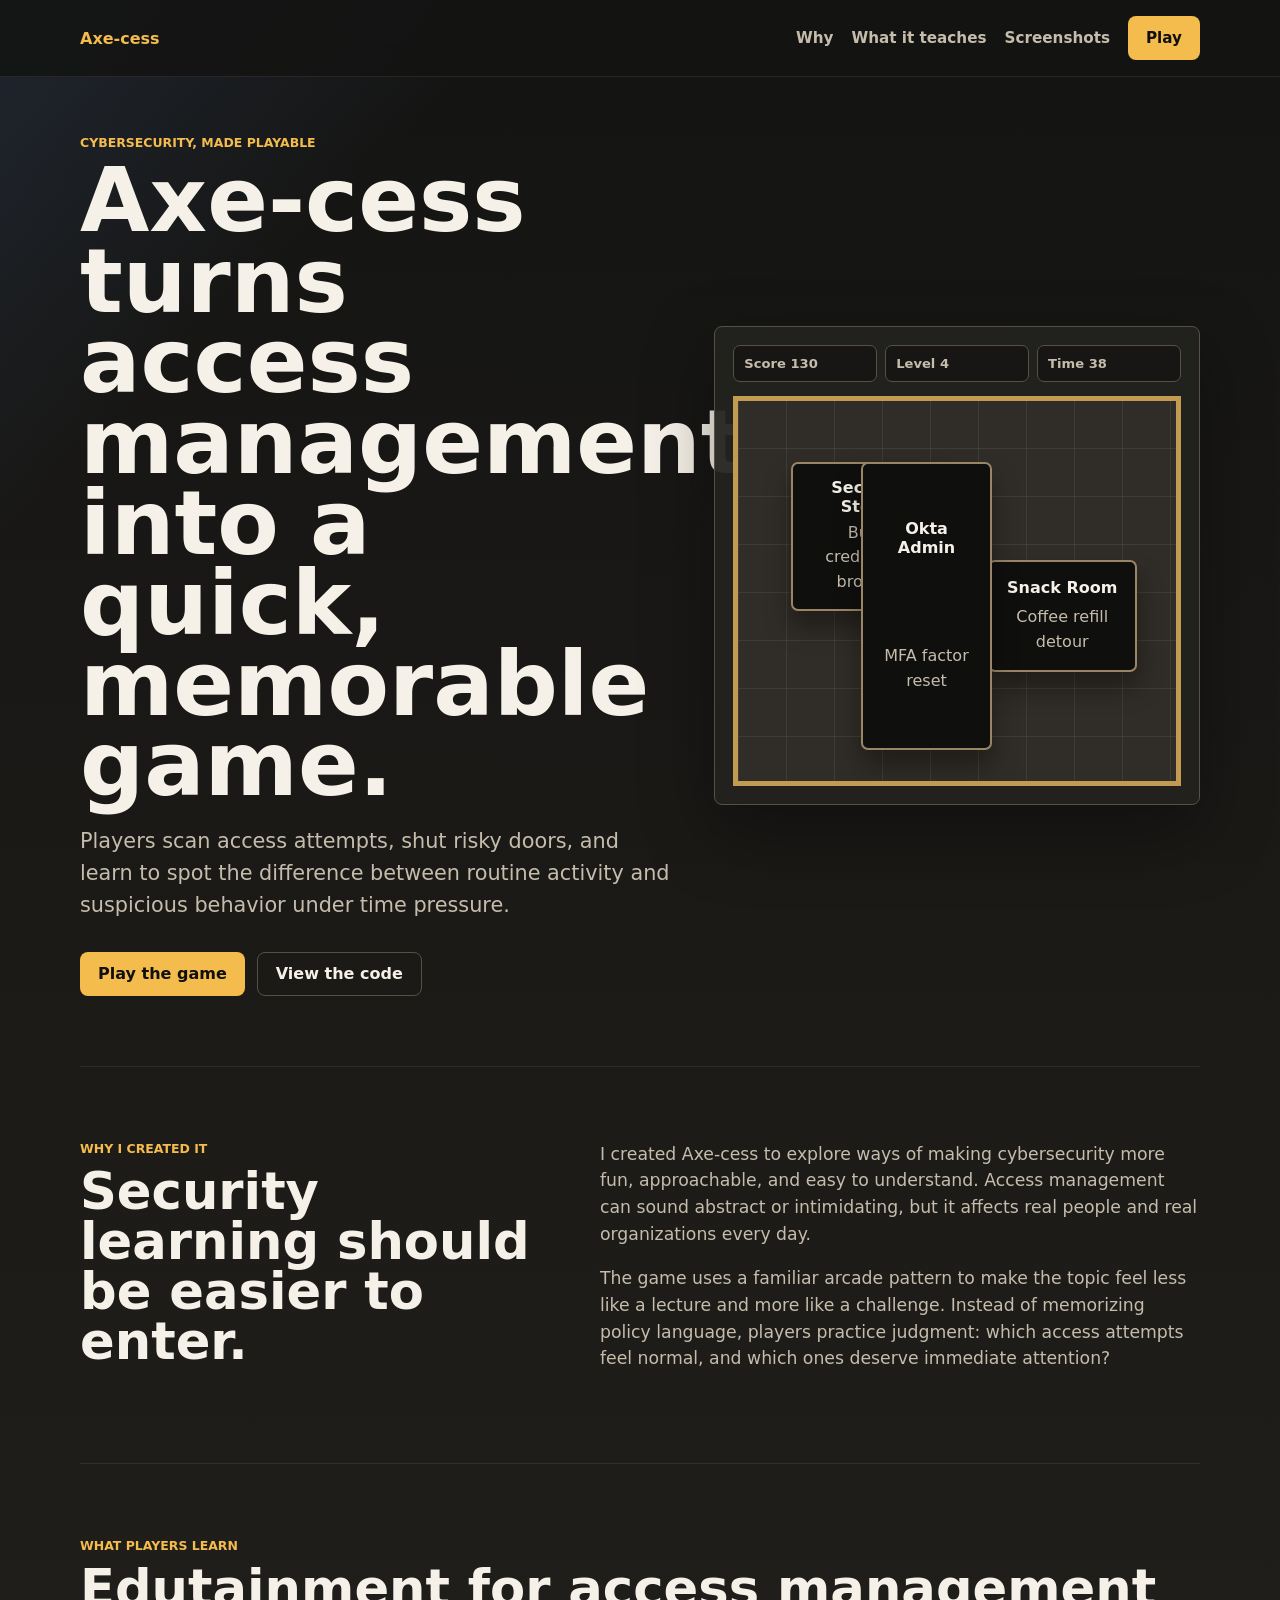
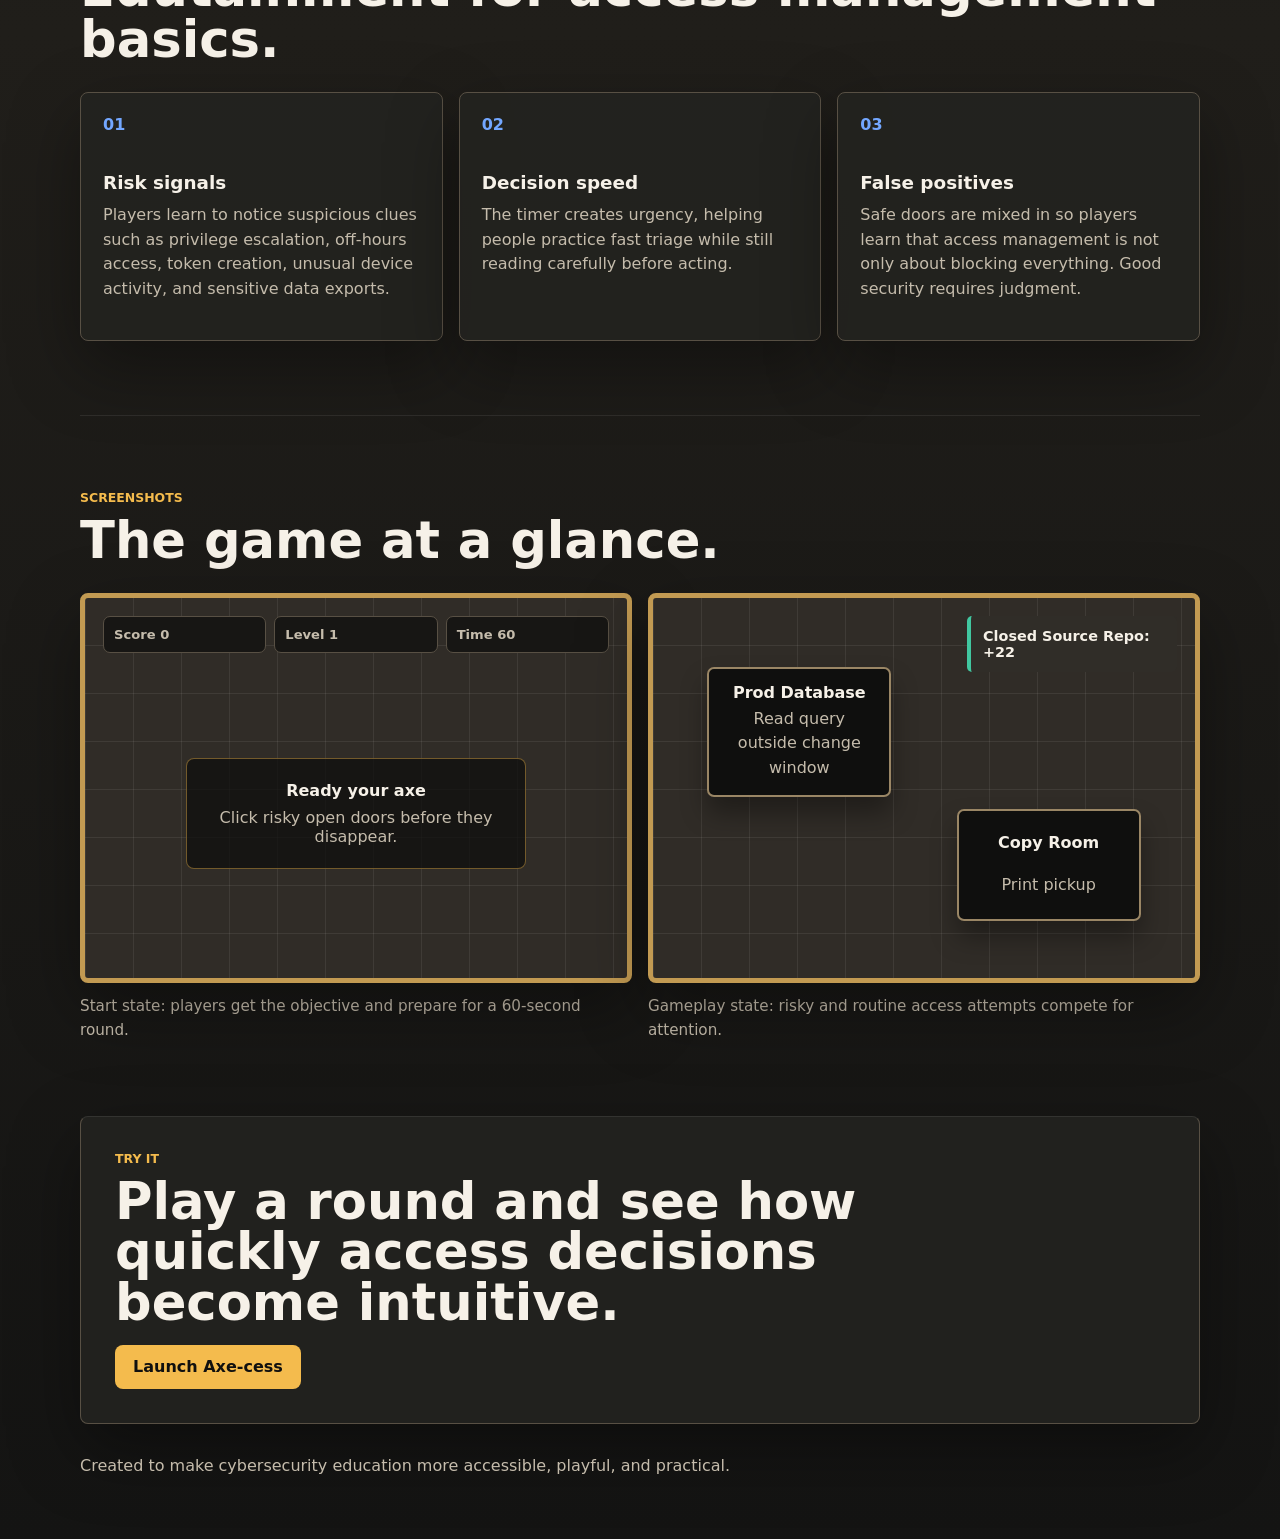
<file: index.html>
<!DOCTYPE html>
<html lang="en">
<head>
  <meta charset="UTF-8">
  <meta name="viewport" content="width=device-width, initial-scale=1.0">
  <title>Axe-cess | Cybersecurity Game</title>
  <link rel="stylesheet" href="page.css">
</head>
<body>
  <header class="site-header">
    <a class="brand" href="./">Axe-cess</a>
    <nav aria-label="Primary navigation">
      <a href="#why">Why</a>
      <a href="#learn">What it teaches</a>
      <a href="#screens">Screenshots</a>
      <a class="nav-button" href="game.html">Play</a>
    </nav>
  </header>

  <main>
    <section class="hero">
      <div class="hero-copy">
        <p class="eyebrow">Cybersecurity, made playable</p>
        <h1>Axe-cess turns access management into a quick, memorable game.</h1>
        <p class="lede">Players scan access attempts, shut risky doors, and learn to spot the difference between routine activity and suspicious behavior under time pressure.</p>
        <div class="actions">
          <a class="primary-action" href="game.html">Play the game</a>
          <a class="secondary-action" href="https://github.com/abyrao/axe-cess">View the code</a>
        </div>
      </div>

      <div class="game-preview" aria-label="Axe-cess game preview">
        <div class="preview-top">
          <span>Score 130</span>
          <span>Level 4</span>
          <span>Time 38</span>
        </div>
        <div class="preview-arena">
          <div class="door-card risky">
            <strong>Secrets Store</strong>
            <span>Bulk credential browse</span>
          </div>
          <div class="door-card safe">
            <strong>Snack Room</strong>
            <span>Coffee refill detour</span>
          </div>
          <div class="door-card risky small">
            <strong>Okta Admin</strong>
            <span>MFA factor reset</span>
          </div>
        </div>
      </div>
    </section>

    <section id="why" class="section two-column">
      <div>
        <p class="eyebrow">Why I Created It</p>
        <h2>Security learning should be easier to enter.</h2>
      </div>
      <div class="section-copy">
        <p>I created Axe-cess to explore ways of making cybersecurity more fun, approachable, and easy to understand. Access management can sound abstract or intimidating, but it affects real people and real organizations every day.</p>
        <p>The game uses a familiar arcade pattern to make the topic feel less like a lecture and more like a challenge. Instead of memorizing policy language, players practice judgment: which access attempts feel normal, and which ones deserve immediate attention?</p>
      </div>
    </section>

    <section id="learn" class="section">
      <p class="eyebrow">What Players Learn</p>
      <h2>Edutainment for access management basics.</h2>
      <div class="learning-grid">
        <article>
          <span>01</span>
          <h3>Risk signals</h3>
          <p>Players learn to notice suspicious clues such as privilege escalation, off-hours access, token creation, unusual device activity, and sensitive data exports.</p>
        </article>
        <article>
          <span>02</span>
          <h3>Decision speed</h3>
          <p>The timer creates urgency, helping people practice fast triage while still reading carefully before acting.</p>
        </article>
        <article>
          <span>03</span>
          <h3>False positives</h3>
          <p>Safe doors are mixed in so players learn that access management is not only about blocking everything. Good security requires judgment.</p>
        </article>
      </div>
    </section>

    <section id="screens" class="section">
      <div class="section-heading">
        <p class="eyebrow">Screenshots</p>
        <h2>The game at a glance.</h2>
      </div>
      <div class="screenshots">
        <figure>
          <div class="screenshot ready-shot">
            <div class="shot-bar">
              <span>Score 0</span>
              <span>Level 1</span>
              <span>Time 60</span>
            </div>
            <div class="shot-message">
              <strong>Ready your axe</strong>
              <span>Click risky open doors before they disappear.</span>
            </div>
          </div>
          <figcaption>Start state: players get the objective and prepare for a 60-second round.</figcaption>
        </figure>
        <figure>
          <div class="screenshot play-shot">
            <div class="shot-door door-one">
              <strong>Prod Database</strong>
              <span>Read query outside change window</span>
            </div>
            <div class="shot-door door-two">
              <strong>Copy Room</strong>
              <span>Print pickup</span>
            </div>
            <div class="shot-log">Closed Source Repo: +22</div>
          </div>
          <figcaption>Gameplay state: risky and routine access attempts compete for attention.</figcaption>
        </figure>
      </div>
    </section>

    <section class="section callout">
      <p class="eyebrow">Try It</p>
      <h2>Play a round and see how quickly access decisions become intuitive.</h2>
      <a class="primary-action" href="game.html">Launch Axe-cess</a>
    </section>
  </main>

  <footer>
    <p>Created to make cybersecurity education more accessible, playful, and practical.</p>
  </footer>
</body>
</html>
</file>
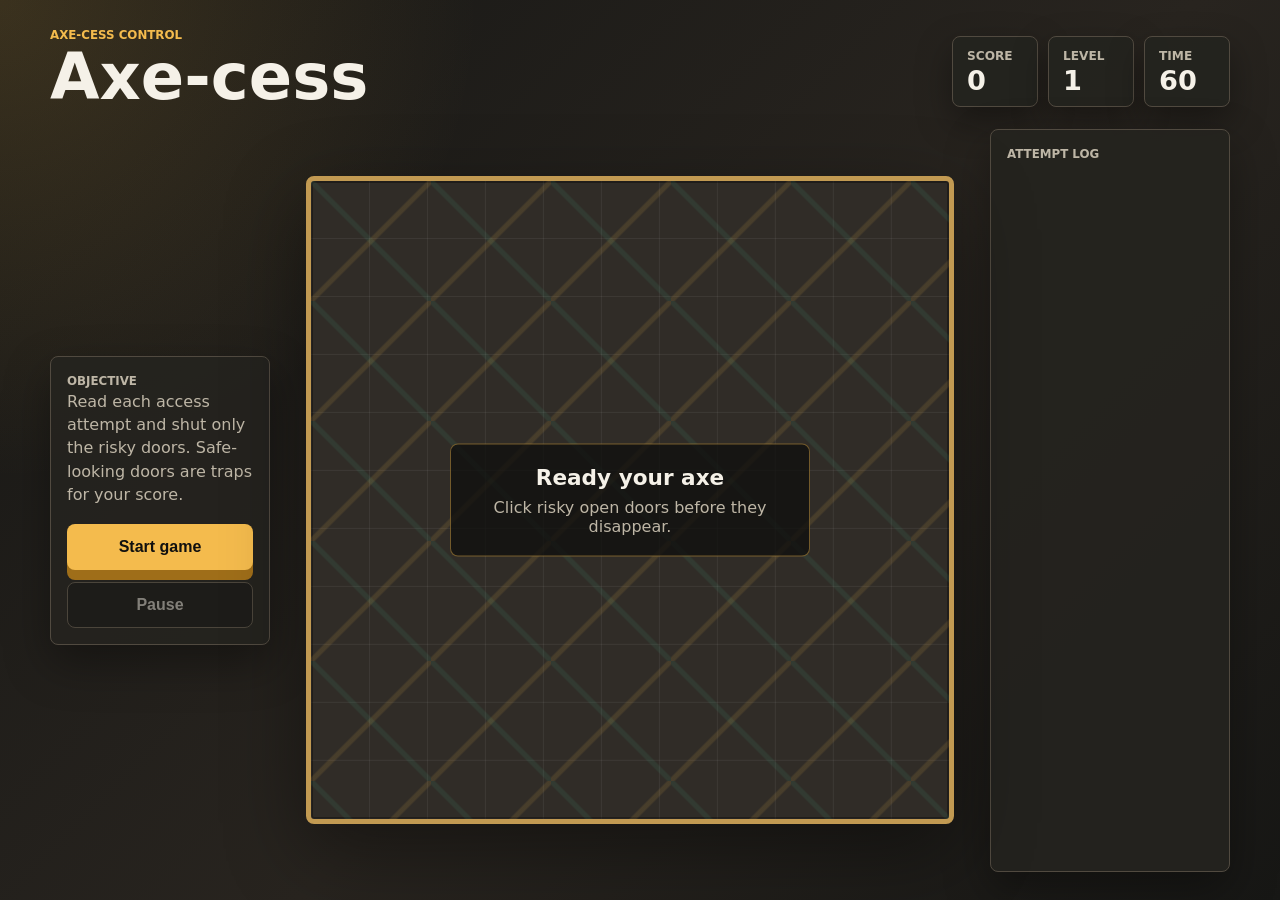
<file: game.html>
<!DOCTYPE html>
<html lang="en">
<head>
  <meta charset="UTF-8">
  <meta name="viewport" content="width=device-width, initial-scale=1.0">
  <title>Axe-cess | Play</title>
  <link rel="stylesheet" href="styles.css">
</head>
<body>
  <main class="game-shell">
    <header class="topbar" aria-label="Game status">
      <div>
        <p class="eyebrow">Axe-cess Control</p>
        <h1>Axe-cess</h1>
      </div>
      <div class="stats" aria-live="polite">
        <div class="stat">
          <span>Score</span>
          <strong id="score">0</strong>
        </div>
        <div class="stat">
          <span>Level</span>
          <strong id="level">1</strong>
        </div>
        <div class="stat">
          <span>Time</span>
          <strong id="timer">60</strong>
        </div>
      </div>
    </header>

    <section class="play-layout" aria-label="Axe-cess game">
      <aside class="panel">
        <div class="panel-block">
          <p class="panel-label">Objective</p>
          <p>Read each access attempt and shut only the risky doors. Safe-looking doors are traps for your score.</p>
        </div>
        <div class="button-row">
          <button id="startButton" class="primary-button" type="button">Start game</button>
          <button id="pauseButton" class="secondary-button" type="button" disabled>Pause</button>
        </div>
      </aside>

      <section class="arena-wrap">
        <div id="arena" class="arena" role="application" aria-label="Square access arena">
          <div class="arena-grid" aria-hidden="true"></div>
          <div id="message" class="message">
            <strong>Ready your axe</strong>
            <span>Click risky open doors before they disappear.</span>
          </div>
        </div>
      </section>

      <aside class="panel event-panel">
        <p class="panel-label">Attempt Log</p>
        <ol id="eventLog" class="event-log" aria-live="polite"></ol>
      </aside>
    </section>
  </main>

  <div id="axeCursor" class="axe-cursor" aria-hidden="true">
    <span class="axe-graphic">
      <span class="axe-handle"></span>
      <span class="axe-head"></span>
    </span>
  </div>

  <script src="game.js"></script>
</body>
</html>
</file>
<file: page.css>
:root {
  color-scheme: dark;
  --bg: #141413;
  --surface: #23221f;
  --surface-2: #302d28;
  --text: #f6f1e8;
  --muted: #c5bcac;
  --line: #585044;
  --gold: #f4bb4d;
  --green: #41c7a0;
  --red: #ff6a50;
  --blue: #73a7ff;
  --ink: #10100f;
}

* {
  box-sizing: border-box;
}

html {
  scroll-behavior: smooth;
}

body {
  margin: 0;
  background:
    linear-gradient(135deg, rgba(115, 167, 255, 0.12), transparent 24rem),
    linear-gradient(180deg, #141413 0%, #201e1a 52%, #141413 100%);
  color: var(--text);
  font-family: Inter, ui-sans-serif, system-ui, -apple-system, BlinkMacSystemFont, "Segoe UI", sans-serif;
  letter-spacing: 0;
}

a {
  color: inherit;
}

.site-header {
  position: sticky;
  top: 0;
  z-index: 10;
  display: flex;
  justify-content: space-between;
  align-items: center;
  gap: 20px;
  padding: 16px max(20px, calc((100vw - 1120px) / 2));
  background: rgba(20, 20, 19, 0.88);
  border-bottom: 1px solid rgba(255, 255, 255, 0.08);
  backdrop-filter: blur(16px);
}

.brand {
  color: var(--gold);
  font-weight: 900;
  text-decoration: none;
}

nav {
  display: flex;
  align-items: center;
  gap: 18px;
  color: var(--muted);
  font-size: 0.95rem;
  font-weight: 800;
}

nav a {
  text-decoration: none;
}

.nav-button,
.primary-action,
.secondary-action {
  display: inline-flex;
  align-items: center;
  justify-content: center;
  min-height: 44px;
  padding: 0 18px;
  border-radius: 8px;
  font-weight: 900;
  text-decoration: none;
}

.nav-button,
.primary-action {
  background: var(--gold);
  color: var(--ink);
}

.secondary-action {
  border: 1px solid var(--line);
  color: var(--text);
}

main {
  width: min(1120px, calc(100vw - 32px));
  margin: 0 auto;
}

.hero {
  min-height: calc(100vh - 76px);
  display: grid;
  grid-template-columns: minmax(0, 1fr) minmax(340px, 0.82fr);
  gap: 42px;
  align-items: center;
  padding: 58px 0 70px;
}

.eyebrow {
  margin: 0 0 10px;
  color: var(--gold);
  font-size: 0.78rem;
  font-weight: 900;
  text-transform: uppercase;
}

h1,
h2,
h3,
p {
  margin-top: 0;
}

h1 {
  max-width: 760px;
  margin-bottom: 20px;
  font-size: clamp(3rem, 7vw, 6.4rem);
  line-height: 0.9;
}

h2 {
  margin-bottom: 18px;
  font-size: clamp(2rem, 4vw, 3.6rem);
  line-height: 0.98;
}

h3 {
  margin-bottom: 10px;
  font-size: 1.15rem;
}

.lede {
  max-width: 680px;
  color: var(--muted);
  font-size: clamp(1.06rem, 2vw, 1.3rem);
  line-height: 1.55;
}

.actions {
  display: flex;
  flex-wrap: wrap;
  gap: 12px;
  margin-top: 30px;
}

.game-preview,
.screenshot,
.learning-grid article,
.callout {
  border: 1px solid var(--line);
  border-radius: 8px;
  background: rgba(35, 34, 31, 0.94);
  box-shadow: 0 26px 70px rgba(0, 0, 0, 0.36);
}

.game-preview {
  padding: 18px;
}

.preview-top,
.shot-bar {
  display: grid;
  grid-template-columns: repeat(3, 1fr);
  gap: 8px;
  margin-bottom: 14px;
}

.preview-top span,
.shot-bar span {
  padding: 10px;
  border: 1px solid var(--line);
  border-radius: 7px;
  background: #171614;
  color: var(--muted);
  font-size: 0.82rem;
  font-weight: 900;
}

.preview-arena,
.screenshot {
  position: relative;
  min-height: 390px;
  overflow: hidden;
  border: 5px solid #c29a52;
  background:
    linear-gradient(90deg, rgba(255, 255, 255, 0.07) 1px, transparent 1px),
    linear-gradient(0deg, rgba(255, 255, 255, 0.07) 1px, transparent 1px),
    #302c27;
  background-size: 48px 48px;
}

.door-card,
.shot-door {
  position: absolute;
  width: 34%;
  min-height: 112px;
  display: grid;
  place-items: center;
  padding: 14px;
  border: 2px solid rgba(220, 190, 143, 0.68);
  border-radius: 7px;
  background: #0f0f0e;
  text-align: center;
  box-shadow: 0 16px 26px rgba(0, 0, 0, 0.34);
}

.door-card strong,
.shot-door strong {
  display: block;
  margin-bottom: 5px;
  font-size: 1rem;
}

.door-card span,
.shot-door span,
figcaption,
.section-copy p,
.learning-grid p,
footer {
  color: var(--muted);
  line-height: 1.55;
}

.door-card.risky {
  left: 12%;
  top: 16%;
}

.door-card.safe {
  right: 9%;
  top: 42%;
}

.door-card.small {
  left: 28%;
  bottom: 8%;
  width: 30%;
}

.section {
  padding: 74px 0;
  border-top: 1px solid rgba(255, 255, 255, 0.08);
}

.two-column {
  display: grid;
  grid-template-columns: 0.78fr 1fr;
  gap: 52px;
}

.section-copy {
  font-size: 1.08rem;
}

.learning-grid,
.screenshots {
  display: grid;
  grid-template-columns: repeat(3, 1fr);
  gap: 16px;
  margin-top: 28px;
}

.learning-grid article {
  padding: 22px;
}

.learning-grid span {
  display: block;
  margin-bottom: 38px;
  color: var(--blue);
  font-weight: 900;
}

.screenshots {
  grid-template-columns: repeat(2, 1fr);
}

figure {
  margin: 0;
}

figcaption {
  margin-top: 12px;
  font-size: 0.95rem;
}

.ready-shot {
  display: grid;
  grid-template-rows: auto 1fr;
  padding: 18px;
}

.shot-message {
  align-self: center;
  justify-self: center;
  width: min(76%, 340px);
  padding: 22px;
  border: 1px solid rgba(244, 187, 77, 0.42);
  border-radius: 8px;
  background: rgba(16, 16, 15, 0.78);
  text-align: center;
}

.shot-message strong,
.shot-message span {
  display: block;
}

.shot-message span {
  margin-top: 8px;
  color: var(--muted);
}

.door-one {
  left: 10%;
  top: 18%;
}

.door-two {
  right: 10%;
  bottom: 15%;
}

.shot-log {
  position: absolute;
  right: 18px;
  top: 18px;
  max-width: 210px;
  padding: 12px;
  border-left: 4px solid var(--green);
  border-radius: 5px;
  background: var(--surface-2);
  color: var(--text);
  font-size: 0.9rem;
  font-weight: 800;
}

.callout {
  padding: 34px;
}

.callout h2 {
  max-width: 840px;
}

footer {
  width: min(1120px, calc(100vw - 32px));
  margin: 0 auto;
  padding: 30px 0 44px;
}

@media (max-width: 880px) {
  .site-header,
  nav {
    align-items: flex-start;
  }

  .site-header,
  .hero,
  .two-column,
  .learning-grid,
  .screenshots {
    grid-template-columns: 1fr;
  }

  .site-header {
    position: static;
    flex-direction: column;
  }

  nav {
    flex-wrap: wrap;
  }

  .hero {
    min-height: auto;
  }
}

@media (max-width: 560px) {
  main,
  footer {
    width: min(100vw - 22px, 1120px);
  }

  .preview-arena,
  .screenshot {
    min-height: 300px;
  }

  .door-card,
  .shot-door {
    width: 48%;
    min-height: 96px;
    padding: 10px;
  }
}
</file>
<file: styles.css>
:root {
  color-scheme: dark;
  --bg: #171715;
  --panel: #24231f;
  --panel-2: #2e2b26;
  --text: #f5f1e8;
  --muted: #beb6a6;
  --line: #514a40;
  --risk: #ff6a50;
  --safe: #41c7a0;
  --gold: #f4bb4d;
  --door: #76553a;
  --door-deep: #382719;
  --ink: #10100f;
  --shadow: rgba(0, 0, 0, 0.35);
}

* {
  box-sizing: border-box;
}

body {
  min-height: 100vh;
  margin: 0;
  background:
    radial-gradient(circle at top left, rgba(244, 187, 77, 0.16), transparent 30rem),
    linear-gradient(135deg, #171715, #28241f 55%, #171715);
  color: var(--text);
  font-family: Inter, ui-sans-serif, system-ui, -apple-system, BlinkMacSystemFont, "Segoe UI", sans-serif;
}

button,
body {
  letter-spacing: 0;
}

body,
button {
  cursor: none;
}

.game-shell {
  width: min(1180px, calc(100vw - 32px));
  min-height: 100vh;
  margin: 0 auto;
  padding: 28px 0;
  display: flex;
  flex-direction: column;
  gap: 22px;
}

.topbar {
  display: flex;
  justify-content: space-between;
  gap: 20px;
  align-items: end;
}

.eyebrow,
.panel-label {
  margin: 0 0 6px;
  color: var(--gold);
  font-size: 0.74rem;
  font-weight: 800;
  text-transform: uppercase;
}

h1 {
  margin: 0;
  font-size: clamp(2.1rem, 5vw, 4.3rem);
  line-height: 0.92;
}

.stats {
  display: grid;
  grid-template-columns: repeat(3, minmax(86px, 1fr));
  gap: 10px;
}

.stat {
  min-width: 0;
  padding: 12px 14px;
  border: 1px solid var(--line);
  border-radius: 8px;
  background: rgba(36, 35, 31, 0.86);
  box-shadow: 0 14px 35px var(--shadow);
}

.stat span {
  display: block;
  color: var(--muted);
  font-size: 0.76rem;
  font-weight: 700;
  text-transform: uppercase;
}

.stat strong {
  display: block;
  margin-top: 4px;
  font-size: 1.7rem;
  line-height: 1;
}

.play-layout {
  flex: 1;
  display: grid;
  grid-template-columns: minmax(170px, 220px) minmax(320px, 1fr) minmax(180px, 240px);
  gap: 18px;
  align-items: center;
}

.panel {
  padding: 16px;
  border: 1px solid var(--line);
  border-radius: 8px;
  background: rgba(36, 35, 31, 0.92);
  box-shadow: 0 18px 45px var(--shadow);
}

.panel p {
  margin: 0;
  color: var(--muted);
  line-height: 1.45;
}

.panel-block {
  margin-bottom: 18px;
}

.button-row {
  display: grid;
  gap: 12px;
}

.primary-button,
.secondary-button {
  width: 100%;
  min-height: 46px;
  border-radius: 8px;
  cursor: pointer;
  font-size: 1rem;
  font-weight: 900;
  transition: transform 150ms ease, box-shadow 150ms ease, border-color 150ms ease;
}

.primary-button {
  border: 0;
  background: var(--gold);
  color: var(--ink);
  box-shadow: 0 10px 0 #9f6e19;
}

.secondary-button {
  border: 1px solid #7b705f;
  background: #161513;
  color: var(--text);
  box-shadow: 0 8px 0 #383127;
}

.primary-button:hover,
.secondary-button:hover:not(:disabled) {
  transform: translateY(-2px);
}

.primary-button:hover {
  box-shadow: 0 12px 0 #9f6e19;
}

.secondary-button:hover:not(:disabled) {
  border-color: var(--gold);
  box-shadow: 0 10px 0 #383127;
}

.primary-button:active,
.secondary-button:active:not(:disabled) {
  transform: translateY(5px);
}

.primary-button:active {
  box-shadow: 0 5px 0 #9f6e19;
}

.secondary-button:active:not(:disabled) {
  box-shadow: 0 4px 0 #383127;
}

.secondary-button:disabled {
  cursor: not-allowed;
  opacity: 0.45;
  box-shadow: none;
}

.arena-wrap {
  display: grid;
  place-items: center;
}

.arena {
  position: relative;
  width: min(72vmin, 720px);
  min-width: min(88vw, 320px);
  aspect-ratio: 1;
  overflow: hidden;
  border: 5px solid #c29a52;
  border-radius: 8px;
  background:
    linear-gradient(90deg, rgba(255, 255, 255, 0.06) 1px, transparent 1px),
    linear-gradient(0deg, rgba(255, 255, 255, 0.06) 1px, transparent 1px),
    #302c27;
  background-size: 9.09% 9.09%;
  box-shadow: inset 0 0 0 2px rgba(0, 0, 0, 0.34), 0 26px 80px rgba(0, 0, 0, 0.42);
  cursor: crosshair;
}

.arena-grid {
  position: absolute;
  inset: 0;
  background:
    linear-gradient(135deg, transparent 48%, rgba(244, 187, 77, 0.12) 49%, rgba(244, 187, 77, 0.12) 51%, transparent 52%),
    linear-gradient(45deg, transparent 48%, rgba(65, 199, 160, 0.09) 49%, rgba(65, 199, 160, 0.09) 51%, transparent 52%);
  background-size: 120px 120px;
  pointer-events: none;
}

.message {
  position: absolute;
  left: 50%;
  top: 50%;
  width: min(72%, 360px);
  transform: translate(-50%, -50%);
  padding: 20px;
  border: 1px solid rgba(244, 187, 77, 0.42);
  border-radius: 8px;
  background: rgba(16, 16, 15, 0.78);
  text-align: center;
  transition: opacity 160ms ease, transform 160ms ease;
}

.message.hide {
  opacity: 0;
  transform: translate(-50%, -48%);
  pointer-events: none;
}

.message strong,
.message span {
  display: block;
}

.message strong {
  font-size: 1.35rem;
}

.message span {
  margin-top: 8px;
  color: var(--muted);
}

.door {
  position: absolute;
  display: block;
  min-width: 104px;
  min-height: 104px;
  border: 2px solid rgba(220, 190, 143, 0.58);
  border-radius: 7px;
  background: #0f0f0e;
  box-shadow: 0 12px 22px rgba(0, 0, 0, 0.32);
  overflow: visible;
  transform: scale(0.74);
  opacity: 0;
  animation: pop-in 160ms ease forwards;
}

.door-leaf {
  position: absolute;
  inset: -1px auto -1px -1px;
  width: 48%;
  transform-origin: left center;
  border-right: 4px solid rgba(0, 0, 0, 0.28);
  transition: transform 190ms ease;
  pointer-events: none;
  z-index: 3;
  border-radius: 6px 3px 3px 6px;
  background:
    radial-gradient(circle at 76% 50%, #e0b26b 0 4px, transparent 5px),
    linear-gradient(135deg, var(--door), var(--door-deep));
  box-shadow: 5px 0 12px rgba(0, 0, 0, 0.32);
}

.door.open .door-leaf {
  transform: perspective(360px) rotateY(-112deg) translateX(-2px);
}

.door-inner {
  position: relative;
  z-index: 2;
  display: grid;
  place-items: center;
  width: 100%;
  height: 100%;
  padding: 10px 8px;
  overflow: hidden;
  border-radius: 5px;
  background: radial-gradient(circle at center, rgba(255, 255, 255, 0.08), rgba(0, 0, 0, 0.2));
}

.door-title {
  width: 100%;
  overflow-wrap: anywhere;
  color: var(--text);
  font-size: clamp(0.75rem, 1.65vmin, 1rem);
  font-weight: 900;
  line-height: 1.05;
  text-align: center;
}

.door-detail {
  display: block;
  margin-top: 4px;
  color: var(--muted);
  font-size: clamp(0.58rem, 1.18vmin, 0.73rem);
  font-weight: 700;
  line-height: 1.1;
}

.door.shut {
  pointer-events: none;
  animation: shut-door 160ms ease forwards;
}

.paused .door {
  animation-play-state: paused;
}

.event-panel {
  min-height: 240px;
  align-self: stretch;
}

.event-log {
  height: min(52vmin, 450px);
  margin: 0;
  padding: 0;
  list-style: none;
  overflow: hidden;
  display: flex;
  flex-direction: column;
  gap: 8px;
}

.event-log li {
  padding: 9px 10px;
  border-left: 4px solid var(--line);
  border-radius: 5px;
  background: var(--panel-2);
  color: var(--muted);
  font-size: 0.86rem;
  line-height: 1.25;
}

.event-log li.good {
  border-color: var(--safe);
  color: var(--text);
}

.event-log li.bad {
  border-color: var(--risk);
  color: var(--text);
}

.axe-cursor {
  position: fixed;
  left: 0;
  top: 0;
  width: 76px;
  height: 86px;
  pointer-events: none;
  z-index: 1000;
  opacity: 0;
  transform: translate(-100px, -100px);
  transition: opacity 120ms ease;
}

.axe-cursor.visible {
  opacity: 1;
}

.axe-graphic {
  position: absolute;
  inset: 0;
  transform: translate(-24px, -62px) rotate(-28deg);
  transform-origin: 26px 66px;
  filter: drop-shadow(0 6px 4px rgba(0, 0, 0, 0.45));
}

.axe-cursor.chop .axe-graphic {
  animation: axe-chop 160ms cubic-bezier(0.18, 0.78, 0.28, 1.18);
}

.axe-handle {
  position: absolute;
  left: 31px;
  top: 17px;
  width: 10px;
  height: 64px;
  border-radius: 999px;
  background: linear-gradient(90deg, #6f4529, #c2844c 45%, #6f4529);
  box-shadow: inset -2px 0 rgba(0, 0, 0, 0.25);
}

.axe-head {
  position: absolute;
  left: 13px;
  top: 7px;
  width: 46px;
  height: 34px;
  border-radius: 24px 8px 18px 8px;
  background:
    linear-gradient(130deg, #f7f2e7 0 32%, #aeb6bd 34% 68%, #626b73 70% 100%);
  clip-path: polygon(0 48%, 25% 9%, 74% 0, 100% 32%, 78% 70%, 25% 86%);
}

.axe-head::after {
  content: "";
  position: absolute;
  right: 4px;
  top: 6px;
  width: 16px;
  height: 20px;
  border-radius: 50%;
  background: rgba(255, 255, 255, 0.34);
}

@keyframes pop-in {
  to {
    opacity: 1;
    transform: scale(1);
  }
}

@keyframes shut-door {
  to {
    opacity: 0;
    transform: scale(0.65) rotate(-4deg);
  }
}

@keyframes axe-chop {
  0% {
    transform: translate(-24px, -62px) rotate(-28deg);
  }

  48% {
    transform: translate(-18px, -48px) rotate(42deg);
  }

  100% {
    transform: translate(-24px, -62px) rotate(-28deg);
  }
}

@media (pointer: coarse) {
  body,
  button {
    cursor: auto;
  }

  .axe-cursor {
    display: none;
  }
}

@media (max-width: 920px) {
  .topbar,
  .play-layout {
    align-items: stretch;
  }

  .topbar {
    flex-direction: column;
  }

  .play-layout {
    grid-template-columns: 1fr;
  }

  .arena {
    width: min(92vw, 640px);
  }

  .event-log {
    height: 128px;
  }
}

@media (max-width: 520px) {
  .game-shell {
    width: min(100vw - 20px, 1180px);
    padding: 16px 0;
  }

  .stats {
    grid-template-columns: repeat(3, minmax(0, 1fr));
  }

  .stat {
    padding: 10px 8px;
  }

  .stat strong {
    font-size: 1.3rem;
  }
}
</file>
